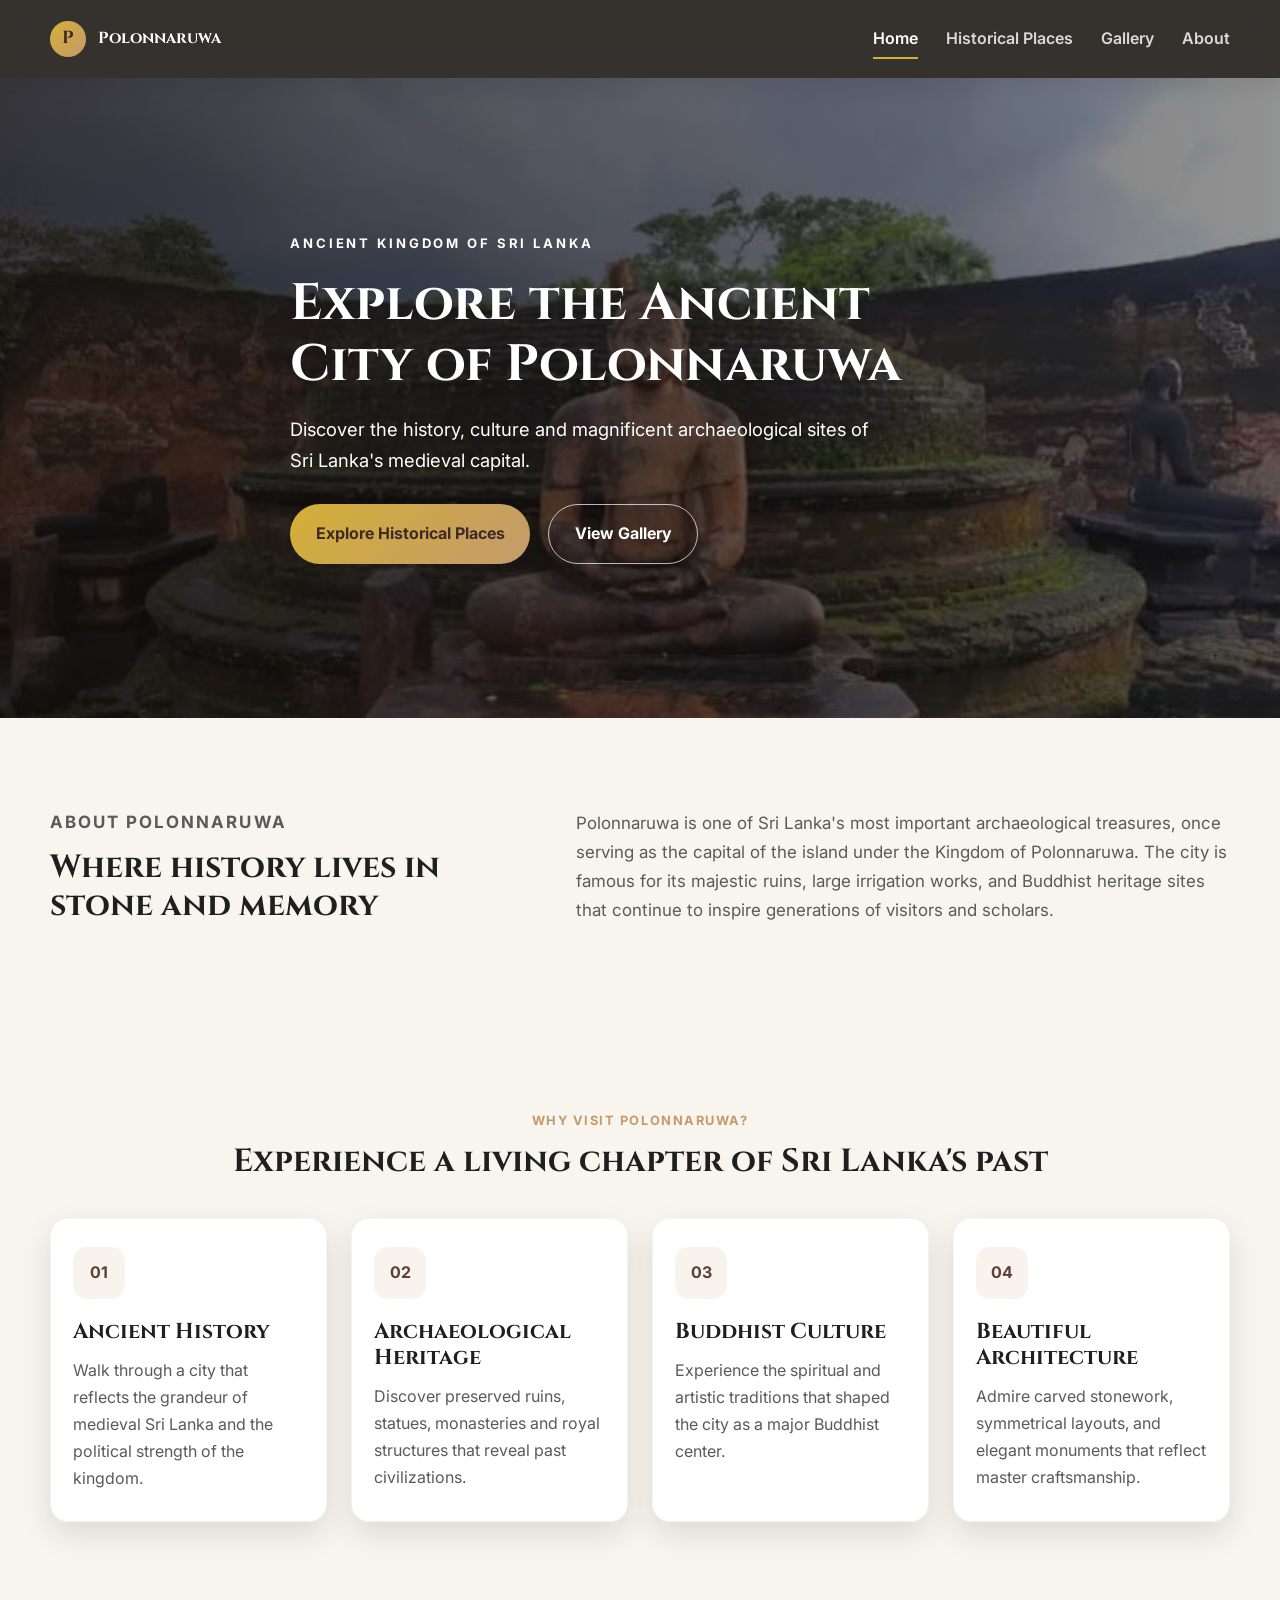
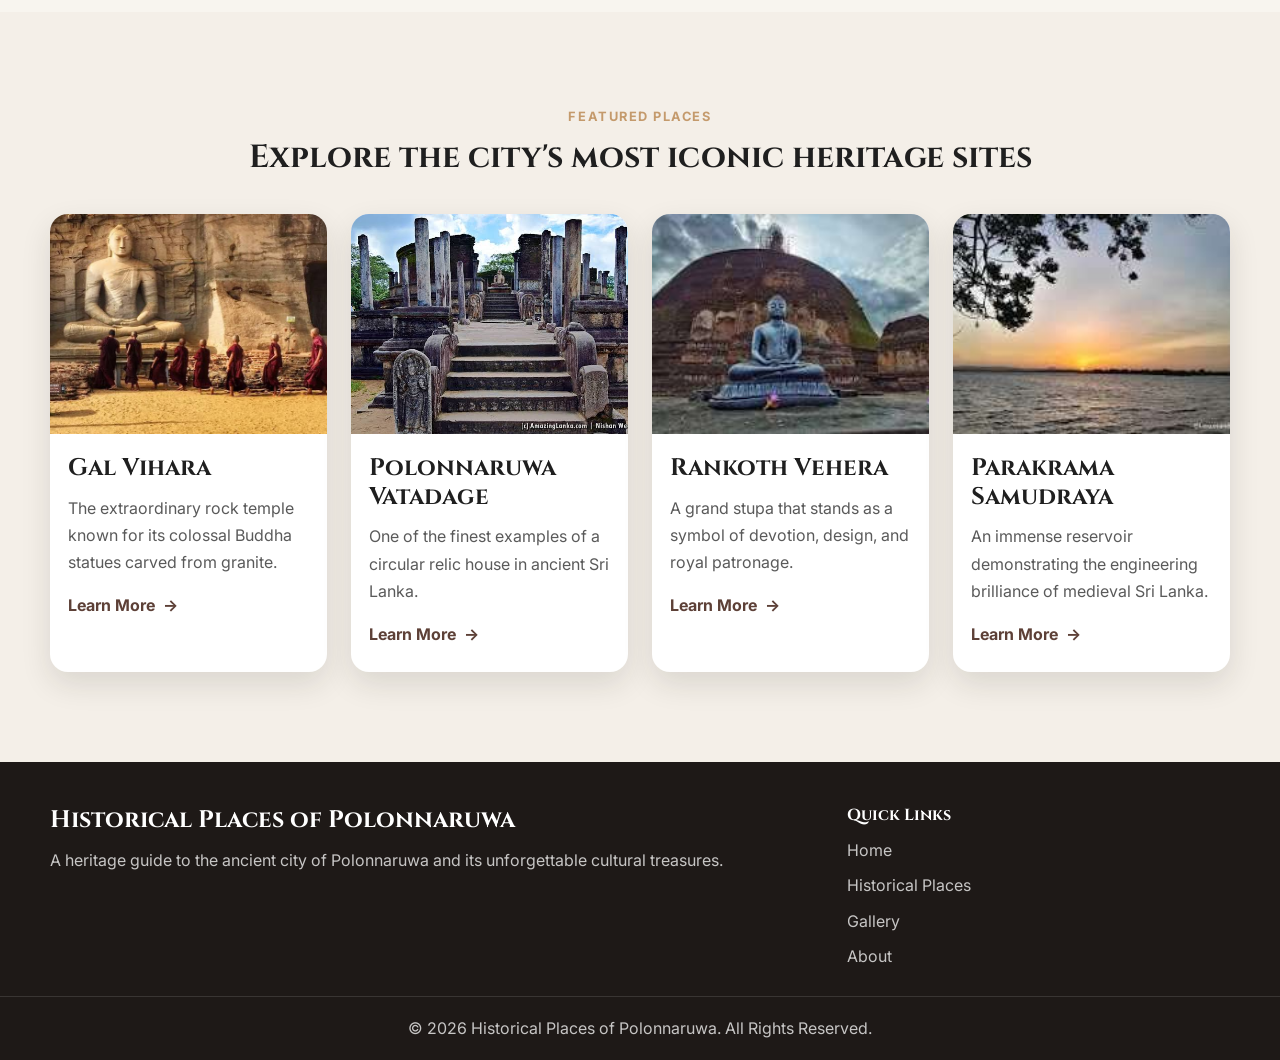
<file: index.html>
<!DOCTYPE html>
<html lang="en">
  <head>
    <meta charset="UTF-8" />
    <meta name="viewport" content="width=device-width, initial-scale=1.0" />
    <title>Historical Places of Polonnaruwa</title>
    <meta
      name="description"
      content="Explore the ancient city of Polonnaruwa, Sri Lanka and discover its remarkable historical places, heritage, and culture."
    />
    <link rel="preconnect" href="https://fonts.googleapis.com" />
    <link rel="preconnect" href="https://fonts.gstatic.com" crossorigin />
    <link
      href="https://fonts.googleapis.com/css2?family=Cinzel:wght@400;600;700&family=Inter:wght@400;500;600;700&display=swap"
      rel="stylesheet"
    />
    <link rel="stylesheet" href="css/style.css" />
  </head>
  <body>
    <header class="site-header">
      <div class="container nav-wrapper">
        <a href="index.html" class="brand" aria-label="Home">
          <span class="brand-mark">P</span>
          <span>Polonnaruwa</span>
        </a>

        <button class="nav-toggle" aria-label="Open menu" aria-expanded="false">
          <span></span>
          <span></span>
          <span></span>
        </button>

        <nav class="main-nav" aria-label="Main navigation">
          <a href="index.html" class="nav-link active">Home</a>
          <a href="places.html" class="nav-link">Historical Places</a>
          <a href="gallery.html" class="nav-link">Gallery</a>
          <a href="about.html" class="nav-link">About</a>
        </nav>
      </div>
    </header>

    <main>
      <section class="hero">
        <div class="hero-overlay"></div>
        <div class="container hero-content reveal">
          <p class="eyebrow">Ancient Kingdom of Sri Lanka</p>
          <h1>Explore the Ancient City of Polonnaruwa</h1>
          <p class="hero-subtitle">
            Discover the history, culture and magnificent archaeological sites of Sri Lanka's medieval capital.
          </p>
          <div class="hero-actions">
            <a href="places.html" class="btn btn-primary">Explore Historical Places</a>
            <a href="gallery.html" class="btn btn-secondary">View Gallery</a>
          </div>
        </div>
      </section>

      <section class="intro section-spacing">
        <div class="container intro-layout reveal">
          <div>
            <p class="section-tag">About Polonnaruwa</p>
            <h2>Where history lives in stone and memory</h2>
          </div>
          <p>
            Polonnaruwa is one of Sri Lanka's most important archaeological treasures, once serving as the capital of the island under the Kingdom of Polonnaruwa. The city is famous for its majestic ruins, large irrigation works, and Buddhist heritage sites that continue to inspire generations of visitors and scholars.
          </p>
        </div>
      </section>

      <section class="why-visit section-spacing">
        <div class="container">
          <div class="section-heading reveal">
            <p class="section-tag">Why Visit Polonnaruwa?</p>
            <h2>Experience a living chapter of Sri Lanka's past</h2>
          </div>

          <div class="feature-grid">
            <article class="info-card reveal">
              <div class="icon-box">01</div>
              <h3>Ancient History</h3>
              <p>
                Walk through a city that reflects the grandeur of medieval Sri Lanka and the political strength of the kingdom.
              </p>
            </article>

            <article class="info-card reveal">
              <div class="icon-box">02</div>
              <h3>Archaeological Heritage</h3>
              <p>
                Discover preserved ruins, statues, monasteries and royal structures that reveal past civilizations.
              </p>
            </article>

            <article class="info-card reveal">
              <div class="icon-box">03</div>
              <h3>Buddhist Culture</h3>
              <p>
                Experience the spiritual and artistic traditions that shaped the city as a major Buddhist center.
              </p>
            </article>

            <article class="info-card reveal">
              <div class="icon-box">04</div>
              <h3>Beautiful Architecture</h3>
              <p>
                Admire carved stonework, symmetrical layouts, and elegant monuments that reflect master craftsmanship.
              </p>
            </article>
          </div>
        </div>
      </section>

      <section class="featured-places section-spacing">
        <div class="container">
          <div class="section-heading reveal">
            <p class="section-tag">Featured Places</p>
            <h2>Explore the city's most iconic heritage sites</h2>
          </div>

          <div class="places-grid">
            <article class="place-card reveal">
              <img src="images/gal-viharaya.jpg" alt="Gal Vihara" />
              <div class="place-card-content">
                <h3>Gal Vihara</h3>
                <p>The extraordinary rock temple known for its colossal Buddha statues carved from granite.</p>
                <a href="place-details.html?place=Gal%20Vihara" class="text-link">Learn More</a>
              </div>
            </article>

            <article class="place-card reveal">
              <img src="images/vatadage.jpg" alt="Polonnaruwa Vatadage" />
              <div class="place-card-content">
                <h3>Polonnaruwa Vatadage</h3>
                <p>One of the finest examples of a circular relic house in ancient Sri Lanka.</p>
                <a href="place-details.html?place=Polonnaruwa%20Vatadage" class="text-link">Learn More</a>
              </div>
            </article>

            <article class="place-card reveal">
              <img src="images/rankoth-vehera.jpg" alt="Rankoth Vehera" />
              <div class="place-card-content">
                <h3>Rankoth Vehera</h3>
                <p>A grand stupa that stands as a symbol of devotion, design, and royal patronage.</p>
                <a href="place-details.html?place=Rankoth%20Vehera" class="text-link">Learn More</a>
              </div>
            </article>

            <article class="place-card reveal">
              <img src="images/parakrama-samudraya.jpg" alt="Parakrama Samudraya" />
              <div class="place-card-content">
                <h3>Parakrama Samudraya</h3>
                <p>An immense reservoir demonstrating the engineering brilliance of medieval Sri Lanka.</p>
                <a href="place-details.html?place=Parakrama%20Samudraya" class="text-link">Learn More</a>
              </div>
            </article>
          </div>
        </div>
      </section>
    </main>

    <footer class="site-footer">
      <div class="container footer-grid">
        <div>
          <h3>Historical Places of Polonnaruwa</h3>
          <p>
            A heritage guide to the ancient city of Polonnaruwa and its unforgettable cultural treasures.
          </p>
        </div>

        <div>
          <h4>Quick Links</h4>
          <ul class="footer-links">
            <li><a href="index.html">Home</a></li>
            <li><a href="places.html">Historical Places</a></li>
            <li><a href="gallery.html">Gallery</a></li>
            <li><a href="about.html">About</a></li>
          </ul>
        </div>
      </div>

      <div class="footer-bottom">
        <div class="container">
          <p>© <span id="year"></span> Historical Places of Polonnaruwa. All Rights Reserved.</p>
        </div>
      </div>
    </footer>

    <button class="scroll-top" aria-label="Scroll to top">↑</button>

    <script src="js/script.js"></script>
  </body>
</html>
</file>
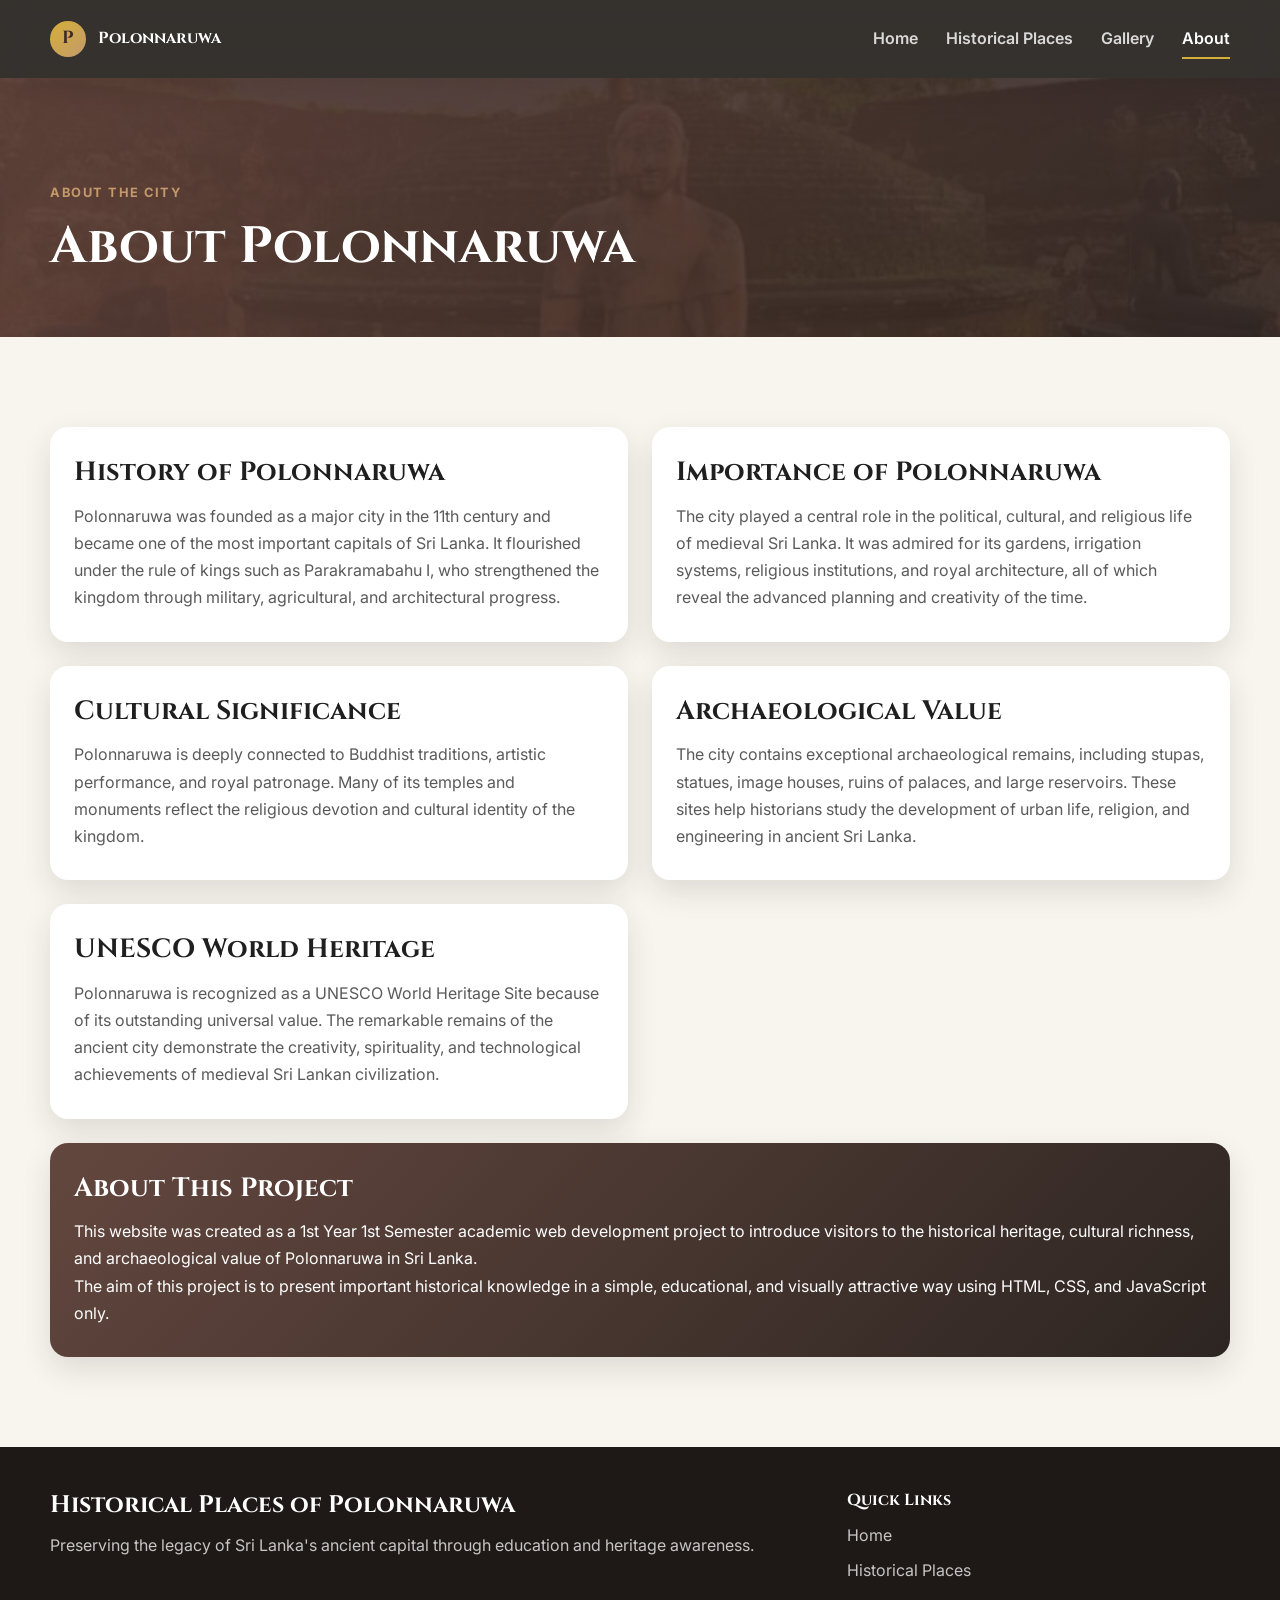
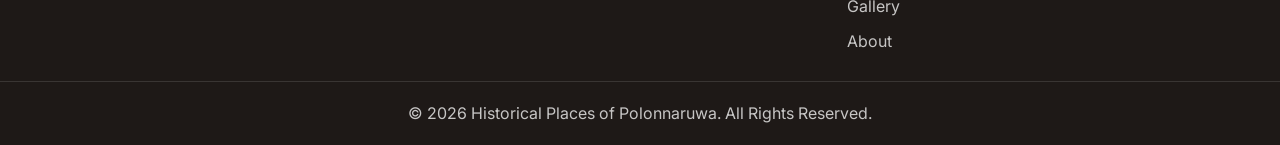
<file: about.html>
<!DOCTYPE html>
<html lang="en">
  <head>
    <meta charset="UTF-8" />
    <meta name="viewport" content="width=device-width, initial-scale=1.0" />
    <title>About Polonnaruwa</title>
    <meta
      name="description"
      content="Learn about the history, significance and cultural value of Polonnaruwa, Sri Lanka."
    />
    <link rel="preconnect" href="https://fonts.googleapis.com" />
    <link rel="preconnect" href="https://fonts.gstatic.com" crossorigin />
    <link
      href="https://fonts.googleapis.com/css2?family=Cinzel:wght@400;600;700&family=Inter:wght@400;500;600;700&display=swap"
      rel="stylesheet"
    />
    <link rel="stylesheet" href="css/style.css" />
  </head>
  <body>
    <header class="site-header">
      <div class="container nav-wrapper">
        <a href="index.html" class="brand" aria-label="Home">
          <span class="brand-mark">P</span>
          <span>Polonnaruwa</span>
        </a>

        <button class="nav-toggle" aria-label="Open menu" aria-expanded="false">
          <span></span>
          <span></span>
          <span></span>
        </button>

        <nav class="main-nav" aria-label="Main navigation">
          <a href="index.html" class="nav-link">Home</a>
          <a href="places.html" class="nav-link">Historical Places</a>
          <a href="gallery.html" class="nav-link">Gallery</a>
          <a href="about.html" class="nav-link active">About</a>
        </nav>
      </div>
    </header>

    <main>
      <section class="page-banner">
        <div class="container reveal">
          <p class="section-tag">About the City</p>
          <h1>About Polonnaruwa</h1>
        </div>
      </section>

      <section class="section-spacing">
        <div class="container about-content reveal">
          <article class="about-card">
            <h2>History of Polonnaruwa</h2>
            <p>
              Polonnaruwa was founded as a major city in the 11th century and became one of the most important capitals of Sri Lanka. It flourished under the rule of kings such as Parakramabahu I, who strengthened the kingdom through military, agricultural, and architectural progress.
            </p>
          </article>

          <article class="about-card">
            <h2>Importance of Polonnaruwa</h2>
            <p>
              The city played a central role in the political, cultural, and religious life of medieval Sri Lanka. It was admired for its gardens, irrigation systems, religious institutions, and royal architecture, all of which reveal the advanced planning and creativity of the time.
            </p>
          </article>

          <article class="about-card">
            <h2>Cultural Significance</h2>
            <p>
              Polonnaruwa is deeply connected to Buddhist traditions, artistic performance, and royal patronage. Many of its temples and monuments reflect the religious devotion and cultural identity of the kingdom.
            </p>
          </article>

          <article class="about-card">
            <h2>Archaeological Value</h2>
            <p>
              The city contains exceptional archaeological remains, including stupas, statues, image houses, ruins of palaces, and large reservoirs. These sites help historians study the development of urban life, religion, and engineering in ancient Sri Lanka.
            </p>
          </article>

          <article class="about-card">
            <h2>UNESCO World Heritage</h2>
            <p>
              Polonnaruwa is recognized as a UNESCO World Heritage Site because of its outstanding universal value. The remarkable remains of the ancient city demonstrate the creativity, spirituality, and technological achievements of medieval Sri Lankan civilization.
            </p>
          </article>

          <article class="about-card project-card">
            <h2>About This Project</h2>
            <p>
              This website was created as a 1st Year 1st Semester academic web development project to introduce visitors to the historical heritage, cultural richness, and archaeological value of Polonnaruwa in Sri Lanka.
            </p>
            <p>
              The aim of this project is to present important historical knowledge in a simple, educational, and visually attractive way using HTML, CSS, and JavaScript only.
            </p>
          </article>
        </div>
      </section>
    </main>

    <footer class="site-footer">
      <div class="container footer-grid">
        <div>
          <h3>Historical Places of Polonnaruwa</h3>
          <p>
            Preserving the legacy of Sri Lanka's ancient capital through education and heritage awareness.
          </p>
        </div>

        <div>
          <h4>Quick Links</h4>
          <ul class="footer-links">
            <li><a href="index.html">Home</a></li>
            <li><a href="places.html">Historical Places</a></li>
            <li><a href="gallery.html">Gallery</a></li>
            <li><a href="about.html">About</a></li>
          </ul>
        </div>
      </div>

      <div class="footer-bottom">
        <div class="container">
          <p>© <span id="year"></span> Historical Places of Polonnaruwa. All Rights Reserved.</p>
        </div>
      </div>
    </footer>

    <button class="scroll-top" aria-label="Scroll to top">↑</button>

    <script src="js/script.js"></script>
  </body>
</html>
</file>
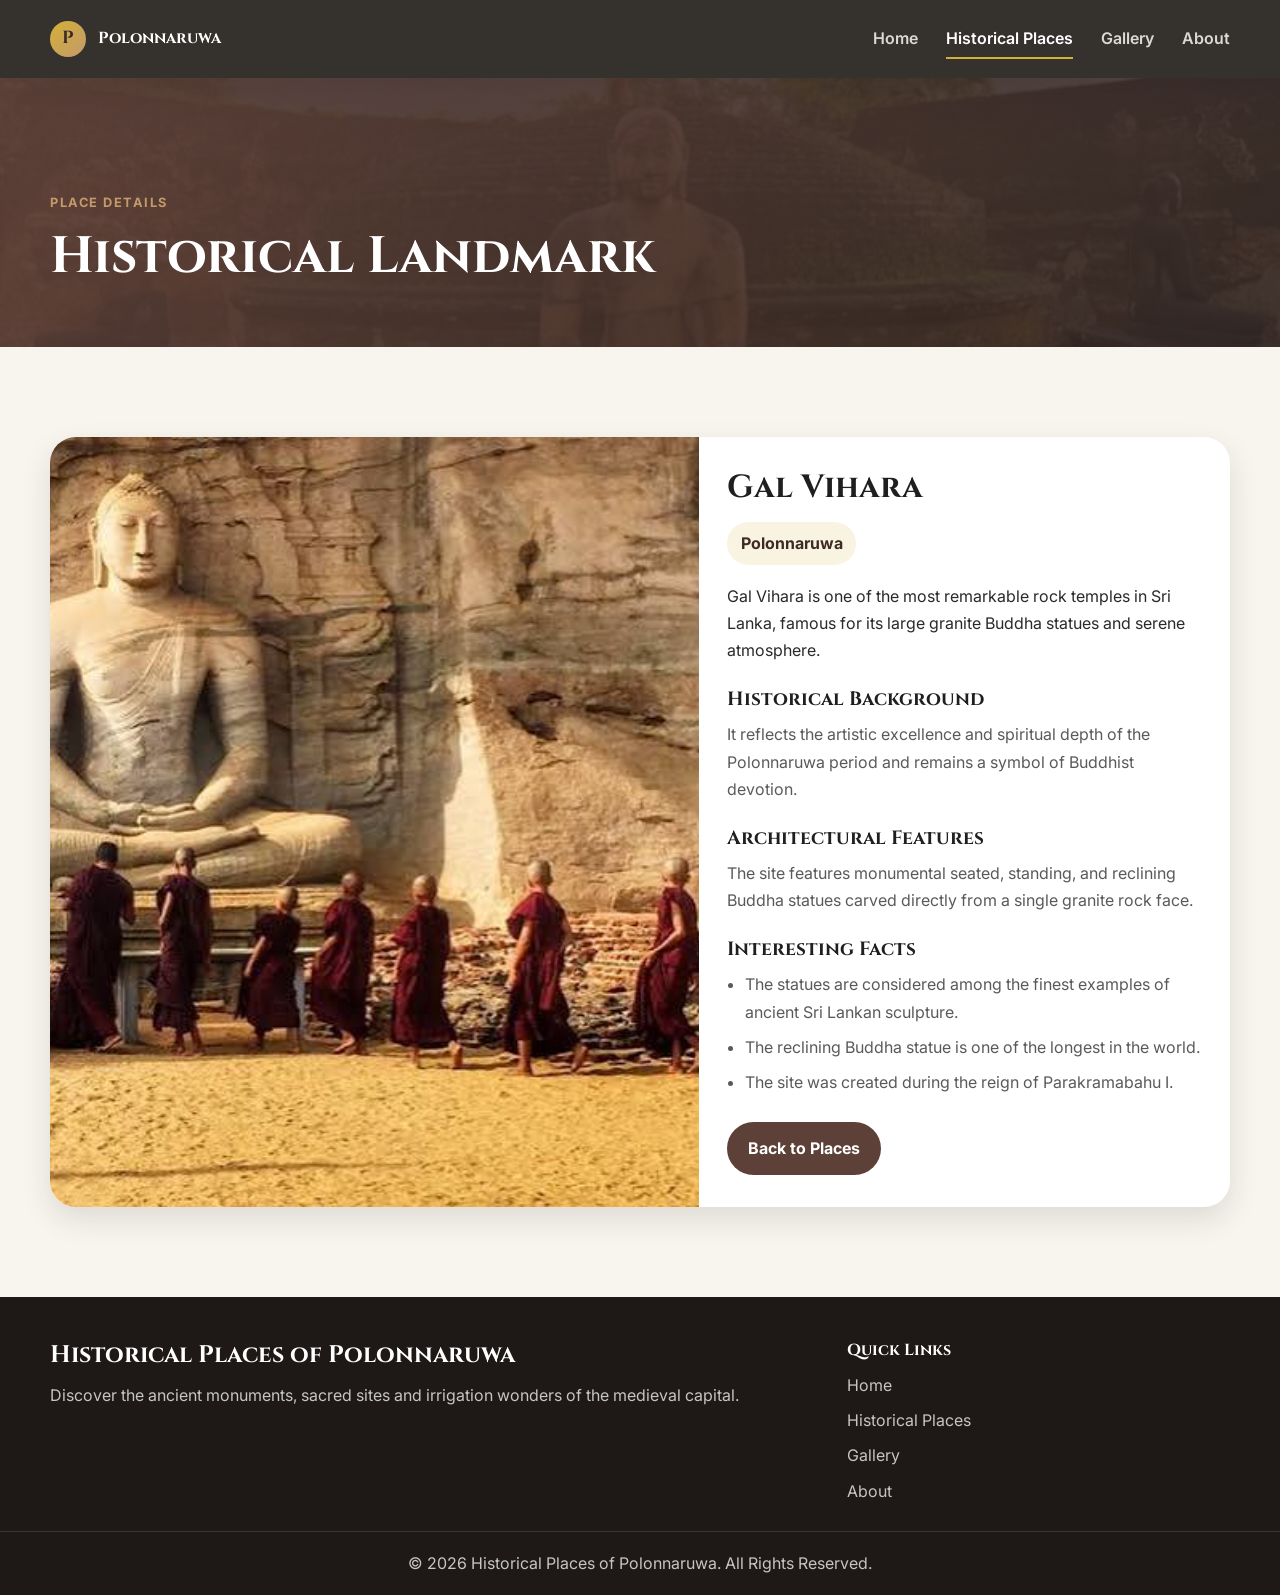
<file: place-details.html>
<!DOCTYPE html>
<html lang="en">
  <head>
    <meta charset="UTF-8" />
    <meta name="viewport" content="width=device-width, initial-scale=1.0" />
    <title>Place Details - Polonnaruwa</title>
    <meta
      name="description"
      content="Detailed information about historical places in Polonnaruwa, Sri Lanka."
    />
    <link rel="preconnect" href="https://fonts.googleapis.com" />
    <link rel="preconnect" href="https://fonts.gstatic.com" crossorigin />
    <link
      href="https://fonts.googleapis.com/css2?family=Cinzel:wght@400;600;700&family=Inter:wght@400;500;600;700&display=swap"
      rel="stylesheet"
    />
    <link rel="stylesheet" href="css/style.css" />
  </head>
  <body>
    <header class="site-header">
      <div class="container nav-wrapper">
        <a href="index.html" class="brand" aria-label="Home">
          <span class="brand-mark">P</span>
          <span>Polonnaruwa</span>
        </a>

        <button class="nav-toggle" aria-label="Open menu" aria-expanded="false">
          <span></span>
          <span></span>
          <span></span>
        </button>

        <nav class="main-nav" aria-label="Main navigation">
          <a href="index.html" class="nav-link">Home</a>
          <a href="places.html" class="nav-link active">Historical Places</a>
          <a href="gallery.html" class="nav-link">Gallery</a>
          <a href="about.html" class="nav-link">About</a>
        </nav>
      </div>
    </header>

    <main>
      <section class="page-banner small-banner">
        <div class="container reveal">
          <p class="section-tag">Place Details</p>
          <h1>Historical Landmark</h1>
        </div>
      </section>

      <section class="section-spacing">
        <div class="container">
          <div id="place-details" class="place-details-container reveal"></div>
        </div>
      </section>
    </main>

    <footer class="site-footer">
      <div class="container footer-grid">
        <div>
          <h3>Historical Places of Polonnaruwa</h3>
          <p>
            Discover the ancient monuments, sacred sites and irrigation wonders of the medieval capital.
          </p>
        </div>

        <div>
          <h4>Quick Links</h4>
          <ul class="footer-links">
            <li><a href="index.html">Home</a></li>
            <li><a href="places.html">Historical Places</a></li>
            <li><a href="gallery.html">Gallery</a></li>
            <li><a href="about.html">About</a></li>
          </ul>
        </div>
      </div>

      <div class="footer-bottom">
        <div class="container">
          <p>© <span id="year"></span> Historical Places of Polonnaruwa. All Rights Reserved.</p>
        </div>
      </div>
    </footer>

    <button class="scroll-top" aria-label="Scroll to top">↑</button>

    <script src="js/script.js"></script>
  </body>
</html>
</file>
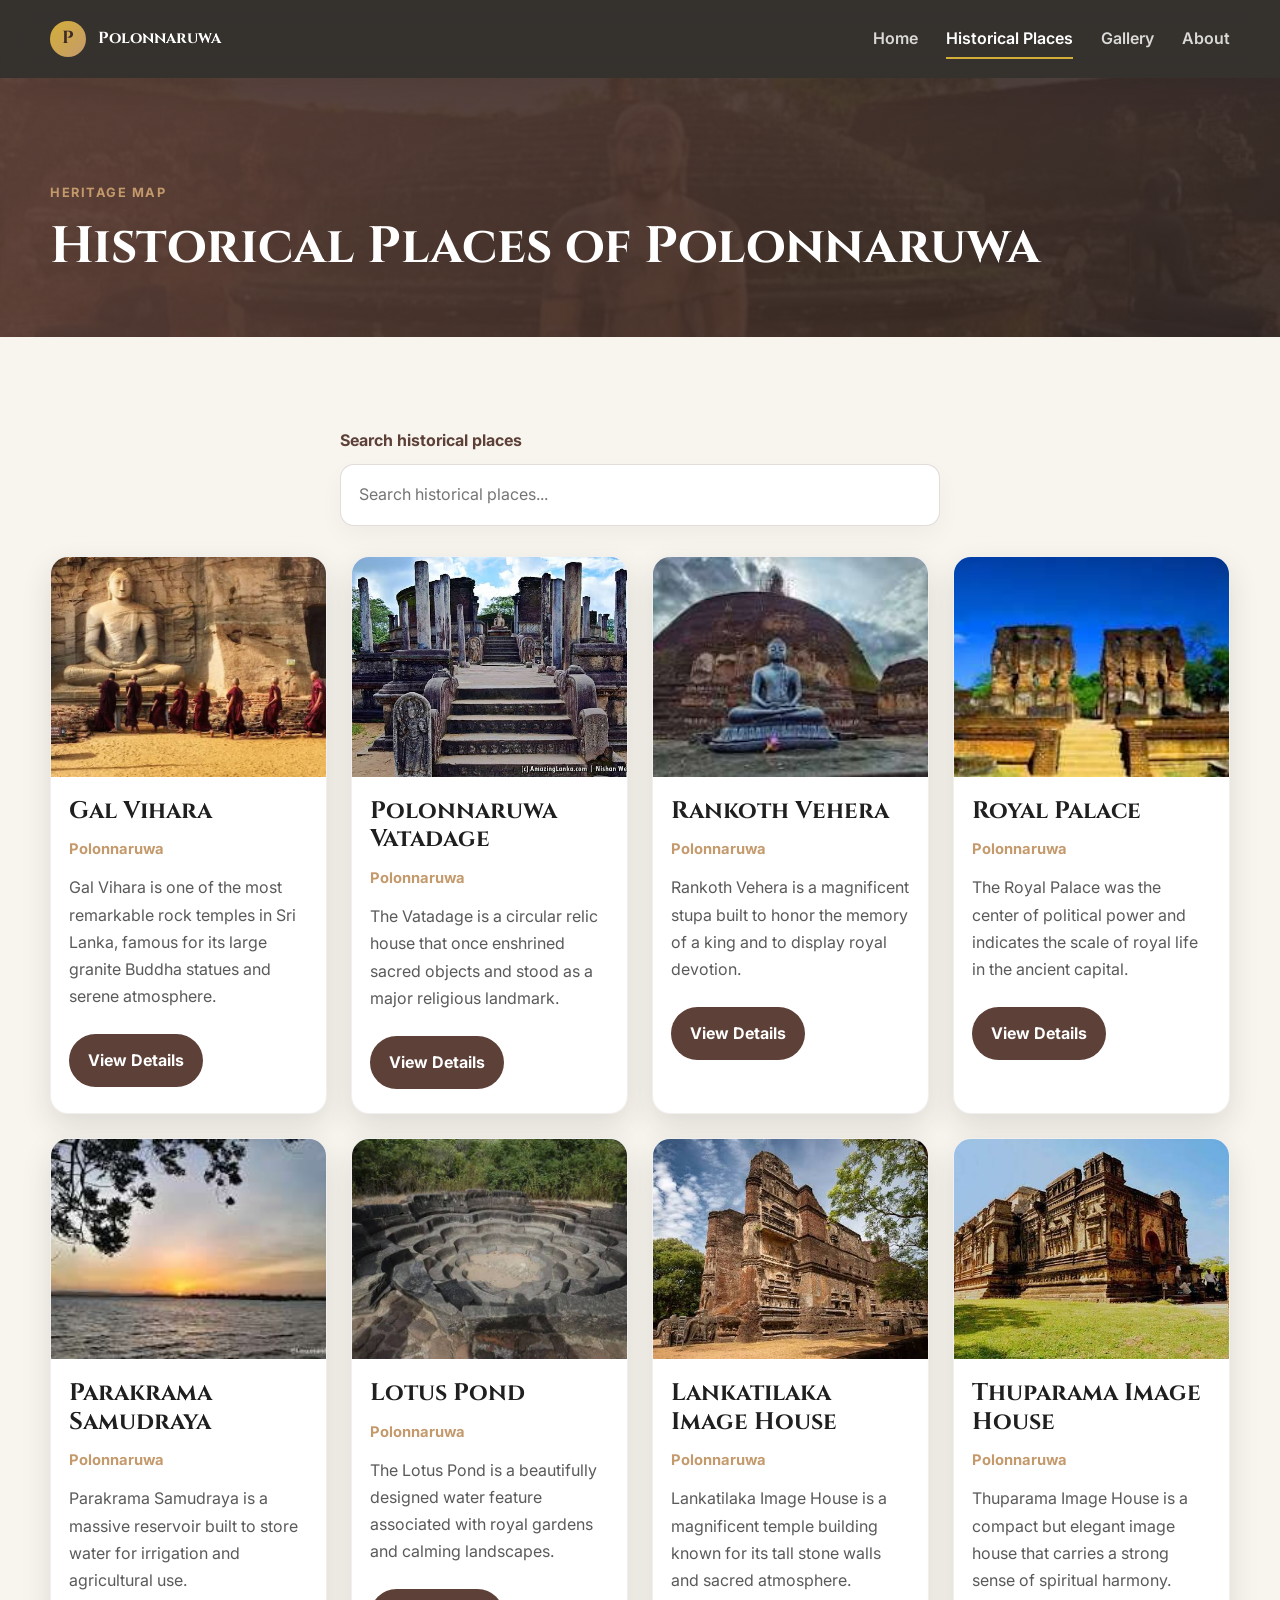
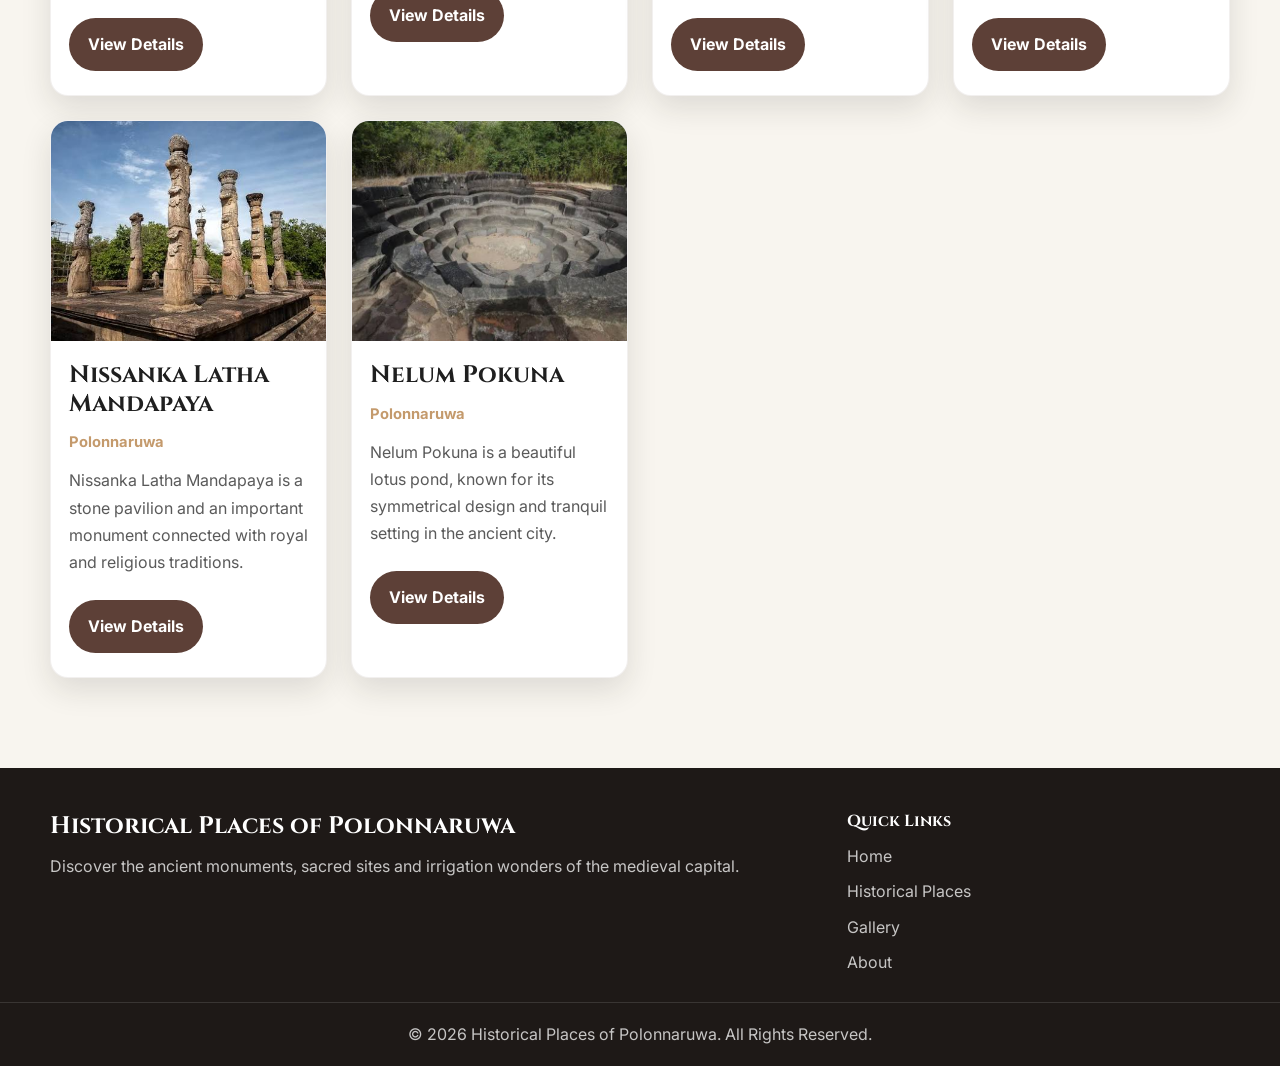
<file: places.html>
<!DOCTYPE html>
<html lang="en">
  <head>
    <meta charset="UTF-8" />
    <meta name="viewport" content="width=device-width, initial-scale=1.0" />
    <title>Historical Places - Polonnaruwa</title>
    <meta
      name="description"
      content="Explore the major historical places in Polonnaruwa, Sri Lanka."
    />
    <link rel="preconnect" href="https://fonts.googleapis.com" />
    <link rel="preconnect" href="https://fonts.gstatic.com" crossorigin />
    <link
      href="https://fonts.googleapis.com/css2?family=Cinzel:wght@400;600;700&family=Inter:wght@400;500;600;700&display=swap"
      rel="stylesheet"
    />
    <link rel="stylesheet" href="css/style.css" />
  </head>
  <body>
    <header class="site-header">
      <div class="container nav-wrapper">
        <a href="index.html" class="brand" aria-label="Home">
          <span class="brand-mark">P</span>
          <span>Polonnaruwa</span>
        </a>

        <button class="nav-toggle" aria-label="Open menu" aria-expanded="false">
          <span></span>
          <span></span>
          <span></span>
        </button>

        <nav class="main-nav" aria-label="Main navigation">
          <a href="index.html" class="nav-link">Home</a>
          <a href="places.html" class="nav-link active">Historical Places</a>
          <a href="gallery.html" class="nav-link">Gallery</a>
          <a href="about.html" class="nav-link">About</a>
        </nav>
      </div>
    </header>

    <main>
      <section class="page-banner">
        <div class="container reveal">
          <p class="section-tag">Heritage Map</p>
          <h1>Historical Places of Polonnaruwa</h1>
        </div>
      </section>

      <section class="section-spacing">
        <div class="container">
          <div class="search-area reveal">
            <label for="place-search" class="search-label">Search historical places</label>
            <input
              type="search"
              id="place-search"
              placeholder="Search historical places..."
              aria-label="Search historical places"
            />
          </div>

          <div id="places-list" class="places-grid" aria-live="polite"></div>
          <p id="no-result" class="no-result hidden">No historical place found.</p>
        </div>
      </section>
    </main>

    <footer class="site-footer">
      <div class="container footer-grid">
        <div>
          <h3>Historical Places of Polonnaruwa</h3>
          <p>
            Discover the ancient monuments, sacred sites and irrigation wonders of the medieval capital.
          </p>
        </div>

        <div>
          <h4>Quick Links</h4>
          <ul class="footer-links">
            <li><a href="index.html">Home</a></li>
            <li><a href="places.html">Historical Places</a></li>
            <li><a href="gallery.html">Gallery</a></li>
            <li><a href="about.html">About</a></li>
          </ul>
        </div>
      </div>

      <div class="footer-bottom">
        <div class="container">
          <p>© <span id="year"></span> Historical Places of Polonnaruwa. All Rights Reserved.</p>
        </div>
      </div>
    </footer>

    <button class="scroll-top" aria-label="Scroll to top">↑</button>

    <script src="js/script.js"></script>
  </body>
</html>
</file>
<file: css/style.css>
:root {
  --primary-color: #5d4037;
  --primary-dark: #3e2b26;
  --secondary-color: #c49a6c;
  --accent-color: #d4af37;
  --light-color: #f8f5ef;
  --dark-color: #1f1f1f;
  --text-color: #2a2a2a;
  --muted-color: #5a5a5a;
  --white: #ffffff;
  --shadow: 0 12px 30px rgba(34, 29, 25, 0.12);
  --radius: 18px;
  --container: 1180px;
}

* {
  box-sizing: border-box;
  margin: 0;
  padding: 0;
}

html {
  scroll-behavior: smooth;
}

body {
  font-family: "Inter", sans-serif;
  background: var(--light-color);
  color: var(--text-color);
  line-height: 1.7;
}

img {
  max-width: 100%;
  display: block;
}

a {
  text-decoration: none;
  color: inherit;
}

button,
input {
  font: inherit;
}

.container {
  width: min(var(--container), calc(100% - 2rem));
  margin: 0 auto;
}

.section-spacing {
  padding: 90px 0;
}

.section-tag {
  display: inline-block;
  margin-bottom: 12px;
  font-size: 0.8rem;
  letter-spacing: 0.12em;
  text-transform: uppercase;
  color: var(--secondary-color);
  font-weight: 700;
}

.section-heading {
  text-align: center;
  margin-bottom: 36px;
}

h1,
h2,
h3,
h4 {
  font-family: "Cinzel", serif;
  color: var(--dark-color);
  line-height: 1.2;
}

h1 {
  font-size: clamp(2.5rem, 4vw, 4.3rem);
}

h2 {
  font-size: clamp(2rem, 2.5vw, 2.9rem);
}

h3 {
  font-size: 1.5rem;
}

.site-header {
  position: sticky;
  top: 0;
  z-index: 100;
  background: rgba(26, 22, 19, 0.88);
  backdrop-filter: blur(12px);
  box-shadow: 0 10px 20px rgba(0, 0, 0, 0.08);
}

.nav-wrapper {
  display: flex;
  align-items: center;
  justify-content: space-between;
  min-height: 78px;
}

.brand {
  display: inline-flex;
  align-items: center;
  gap: 12px;
  color: var(--white);
  font-family: "Cinzel", serif;
  font-weight: 700;
}

.brand-mark {
  width: 36px;
  height: 36px;
  border-radius: 50%;
  display: inline-flex;
  align-items: center;
  justify-content: center;
  background: linear-gradient(135deg, var(--accent-color), var(--secondary-color));
  color: var(--primary-dark);
  font-size: 1.1rem;
}

.main-nav {
  display: flex;
  align-items: center;
  gap: 28px;
}

.nav-link {
  position: relative;
  color: rgba(255, 255, 255, 0.82);
  font-weight: 600;
  transition: color 0.3s ease;
}

.nav-link::after {
  content: "";
  position: absolute;
  left: 0;
  bottom: -6px;
  width: 0;
  height: 2px;
  background: var(--accent-color);
  transition: width 0.3s ease;
}

.nav-link:hover,
.nav-link.active {
  color: var(--white);
}

.nav-link:hover::after,
.nav-link.active::after {
  width: 100%;
}

.nav-toggle {
  display: none;
  flex-direction: column;
  justify-content: center;
  gap: 5px;
  width: 42px;
  height: 42px;
  border: 1px solid rgba(255, 255, 255, 0.2);
  border-radius: 10px;
  background: transparent;
  cursor: pointer;
}

.nav-toggle span {
  width: 22px;
  height: 2px;
  margin: 0 auto;
  background: var(--white);
  display: block;
  transition: 0.3s ease;
}

.hero {
  position: relative;
  min-height: 640px;
  display: flex;
  align-items: center;
  background-image: url("../images/polonnaruwa.jpg");
  background-size: cover;
  background-position: center;
}

.hero-overlay {
  position: absolute;
  inset: 0;
  background: linear-gradient(90deg, rgba(18, 13, 10, 0.78), rgba(15, 16, 18, 0.45));
}

.hero-content {
  position: relative;
  z-index: 1;
  max-width: 700px;
  color: var(--white);
  padding: 100px 0;
}

.eyebrow {
  color: var(--accent-color);
  font-size: 0.82rem;
  letter-spacing: 0.18rem;
  text-transform: uppercase;
  font-weight: 700;
  margin-bottom: 18px;
}

.hero-content h1,
.hero-content p {
  color: var(--white);
}

.hero-subtitle {
  margin-top: 18px;
  font-size: 1.15rem;
  max-width: 600px;
  color: rgba(255, 255, 255, 0.85);
}

.hero-actions {
  display: flex;
  gap: 18px;
  flex-wrap: wrap;
  margin-top: 28px;
}

.btn {
  display: inline-flex;
  align-items: center;
  justify-content: center;
  border-radius: 999px;
  padding: 0.95rem 1.6rem;
  font-weight: 700;
  transition: transform 0.25s ease, box-shadow 0.25s ease;
}

.btn:hover {
  transform: translateY(-2px);
}

.btn-primary {
  background: linear-gradient(135deg, var(--accent-color), var(--secondary-color));
  color: var(--primary-dark);
  box-shadow: var(--shadow);
}

.btn-secondary {
  background: transparent;
  border: 1px solid rgba(255, 255, 255, 0.7);
  color: var(--white);
}

.intro-layout {
  display: grid;
  grid-template-columns: 1.05fr 1.4fr;
  gap: 36px;
  align-items: center;
}

.intro-layout p {
  color: var(--muted-color);
  font-size: 1.06rem;
}

.feature-grid,
.places-grid {
  display: grid;
  grid-template-columns: repeat(4, minmax(0, 1fr));
  gap: 24px;
}

.info-card,
.place-card,
.about-card {
  background: var(--white);
  border-radius: var(--radius);
  box-shadow: var(--shadow);
  overflow: hidden;
}

.info-card {
  padding: 28px 22px;
  border: 1px solid rgba(93, 64, 55, 0.06);
  transition: transform 0.25s ease, box-shadow 0.25s ease;
}

.info-card:hover,
.place-card:hover,
.about-card:hover {
  transform: translateY(-6px);
}

.icon-box {
  width: 52px;
  height: 52px;
  border-radius: 14px;
  display: inline-flex;
  align-items: center;
  justify-content: center;
  background: rgba(196, 154, 108, 0.12);
  color: var(--primary-color);
  font-weight: 700;
  margin-bottom: 20px;
}

.info-card h3 {
  margin-bottom: 12px;
  font-size: 1.35rem;
}

.info-card p {
  color: var(--muted-color);
}

.featured-places {
  background: #f4efe8;
}

.place-card {
  display: flex;
  flex-direction: column;
  min-height: 100%;
  transition: transform 0.25s ease, box-shadow 0.25s ease;
}

.place-card img {
  width: 100%;
  height: 220px;
  object-fit: cover;
}

.place-card-content {
  padding: 20px 18px 24px;
}

.place-card-content h3 {
  margin-bottom: 12px;
}

.place-card-content p {
  color: var(--muted-color);
  margin-bottom: 16px;
}

.text-link {
  color: var(--primary-color);
  font-weight: 700;
  display: inline-flex;
  align-items: center;
  gap: 8px;
}

.text-link::after {
  content: "→";
}

.page-banner {
  padding: 100px 0 60px;
  background: linear-gradient(135deg, rgba(93, 64, 55, 0.94), rgba(48, 37, 31, 0.85)), url("../images/polonnaruwa.jpg") center/cover no-repeat;
  color: var(--white);
}

.small-banner {
  padding-top: 110px;
}

.page-banner h1 {
  color: var(--white);
}

.search-area {
  margin: 0 auto 30px;
  max-width: 600px;
}

.search-label {
  display: block;
  margin-bottom: 10px;
  font-weight: 700;
  color: var(--primary-color);
}

#place-search {
  width: 100%;
  border: 1px solid rgba(93, 64, 55, 0.18);
  border-radius: 14px;
  padding: 1rem 1.1rem;
  background: var(--white);
  box-shadow: 0 10px 24px rgba(0, 0, 0, 0.04);
}

.no-result {
  margin-top: 24px;
  text-align: center;
  font-size: 1.1rem;
  color: var(--muted-color);
}

.hidden {
  display: none;
}

.place-card.place-item {
  border: 1px solid rgba(93, 64, 55, 0.08);
}

.place-meta {
  display: flex;
  justify-content: space-between;
  align-items: center;
  gap: 12px;
  margin: 8px 0 12px;
  color: var(--secondary-color);
  font-size: 0.92rem;
  font-weight: 700;
}

.place-card .btn-link {
  display: inline-block;
  margin-top: 8px;
  background: var(--primary-color);
  color: var(--white);
  border-radius: 999px;
  padding: 0.8rem 1.2rem;
  font-weight: 700;
}

.place-details-container {
  background: var(--white);
  border-radius: 26px;
  box-shadow: var(--shadow);
  overflow: hidden;
}

.place-detail-layout {
  display: grid;
  grid-template-columns: 1.1fr 0.9fr;
  gap: 0;
}

.place-detail-image {
  width: 100%;
  height: 100%;
  min-height: 420px;
  object-fit: cover;
}

.place-detail-content {
  padding: 32px 28px;
}

.place-detail-content h2 {
  margin-bottom: 14px;
}

.detail-meta {
  display: inline-block;
  padding: 0.5rem 0.85rem;
  border-radius: 999px;
  background: rgba(212, 175, 55, 0.15);
  color: var(--primary-dark);
  font-weight: 700;
  margin-bottom: 18px;
}

.detail-section {
  margin-top: 24px;
}

.detail-section h3 {
  margin-bottom: 10px;
  font-size: 1.2rem;
}

.detail-section p,
.detail-section li {
  color: var(--muted-color);
}

.detail-section ul {
  padding-left: 18px;
}

.detail-section li + li {
  margin-top: 8px;
}

.back-link {
  display: inline-flex;
  margin-top: 26px;
  background: var(--primary-color);
  color: var(--white);
  border-radius: 999px;
  padding: 0.8rem 1.3rem;
  font-weight: 700;
}

.gallery-filters {
  display: flex;
  flex-wrap: wrap;
  justify-content: center;
  gap: 12px;
  margin-bottom: 30px;
}

.filter-btn {
  border: 1px solid rgba(93, 64, 55, 0.2);
  background: var(--white);
  color: var(--primary-color);
  padding: 0.8rem 1.2rem;
  border-radius: 999px;
  cursor: pointer;
  font-weight: 700;
  transition: all 0.25s ease;
}

.filter-btn.active,
.filter-btn:hover {
  background: var(--primary-color);
  color: var(--white);
}

.gallery-grid {
  display: grid;
  grid-template-columns: repeat(4, minmax(0, 1fr));
  gap: 18px;
}

.gallery-item {
  position: relative;
  overflow: hidden;
  border-radius: 16px;
  cursor: pointer;
  box-shadow: var(--shadow);
  min-height: 210px;
}

.gallery-item img {
  width: 100%;
  height: 100%;
  object-fit: cover;
  transition: transform 0.35s ease;
}

.gallery-item:hover img {
  transform: scale(1.05);
}

.gallery-item figcaption {
  position: absolute;
  left: 0;
  right: 0;
  bottom: 0;
  padding: 12px 14px;
  background: linear-gradient(0deg, rgba(19, 15, 13, 0.8), transparent);
  color: var(--white);
  font-weight: 600;
}

.lightbox {
  position: fixed;
  inset: 0;
  background: rgba(15, 14, 14, 0.9);
  display: none;
  align-items: center;
  justify-content: center;
  flex-direction: column;
  z-index: 200;
  padding: 24px;
}

.lightbox.open {
  display: flex;
}

.lightbox img {
  max-width: min(90vw, 900px);
  max-height: 70vh;
  border-radius: 12px;
  object-fit: cover;
  box-shadow: var(--shadow);
}

.lightbox-close {
  position: absolute;
  right: 30px;
  top: 20px;
  border: none;
  background: rgba(255, 255, 255, 0.2);
  color: var(--white);
  width: 45px;
  height: 45px;
  border-radius: 50%;
  font-size: 2rem;
  cursor: pointer;
}

#lightbox-caption {
  margin-top: 14px;
  color: var(--white);
  font-weight: 600;
}

.about-content {
  display: grid;
  grid-template-columns: repeat(2, minmax(0, 1fr));
  gap: 24px;
}

.about-card {
  padding: 30px 24px;
}

.about-card h2 {
  margin-bottom: 14px;
  font-size: 1.65rem;
}

.about-card p {
  color: var(--muted-color);
}

.project-card {
  grid-column: 1 / -1;
  background: linear-gradient(135deg, rgba(93, 64, 55, 0.96), rgba(32, 24, 21, 0.94));
}

.project-card h2,
.project-card p {
  color: var(--white);
}

.site-footer {
  background: #1e1917;
  color: rgba(255, 255, 255, 0.85);
  padding-top: 44px;
}

.footer-grid {
  display: grid;
  grid-template-columns: 2fr 1fr;
  gap: 30px;
  padding-bottom: 26px;
}

.site-footer h3,
.site-footer h4 {
  color: var(--white);
  margin-bottom: 12px;
}

.site-footer p,
.footer-links a {
  color: rgba(255, 255, 255, 0.75);
}

.footer-links {
  list-style: none;
}

.footer-links li + li {
  margin-top: 8px;
}

.footer-bottom {
  border-top: 1px solid rgba(255, 255, 255, 0.12);
  padding: 18px 0;
  text-align: center;
}

.scroll-top {
  position: fixed;
  right: 24px;
  bottom: 24px;
  width: 48px;
  height: 48px;
  border: none;
  border-radius: 50%;
  background: linear-gradient(135deg, var(--primary-color), var(--secondary-color));
  color: var(--white);
  font-size: 1.3rem;
  cursor: pointer;
  box-shadow: var(--shadow);
  opacity: 0;
  pointer-events: none;
  transform: translateY(12px);
  transition: all 0.3s ease;
}

.scroll-top.visible {
  opacity: 1;
  pointer-events: auto;
  transform: translateY(0);
}

.reveal {
  opacity: 0;
  transform: translateY(30px);
  transition: opacity 0.7s ease, transform 0.7s ease;
}

.reveal.visible {
  opacity: 1;
  transform: translateY(0);
}

@media (max-width: 1024px) {
  .feature-grid,
  .gallery-grid {
    grid-template-columns: repeat(2, minmax(0, 1fr));
  }

  .places-grid {
    grid-template-columns: repeat(2, minmax(0, 1fr));
  }

  .intro-layout,
  .place-detail-layout,
  .about-content {
    grid-template-columns: 1fr;
  }
}

@media (max-width: 768px) {
  .nav-toggle {
    display: flex;
  }

  .main-nav {
    position: absolute;
    top: 78px;
    left: 1rem;
    right: 1rem;
    display: none;
    flex-direction: column;
    align-items: flex-start;
    background: rgba(18, 15, 14, 0.98);
    border-radius: 16px;
    padding: 18px 20px;
    box-shadow: var(--shadow);
  }

  .main-nav.open {
    display: flex;
  }

  .feature-grid,
  .places-grid,
  .gallery-grid {
    grid-template-columns: 1fr;
  }

  .hero {
    min-height: 560px;
  }

  .hero-content {
    padding: 80px 0;
  }

  .hero-actions {
    flex-direction: column;
    align-items: flex-start;
  }

  .footer-grid {
    grid-template-columns: 1fr;
  }
}
</file>
